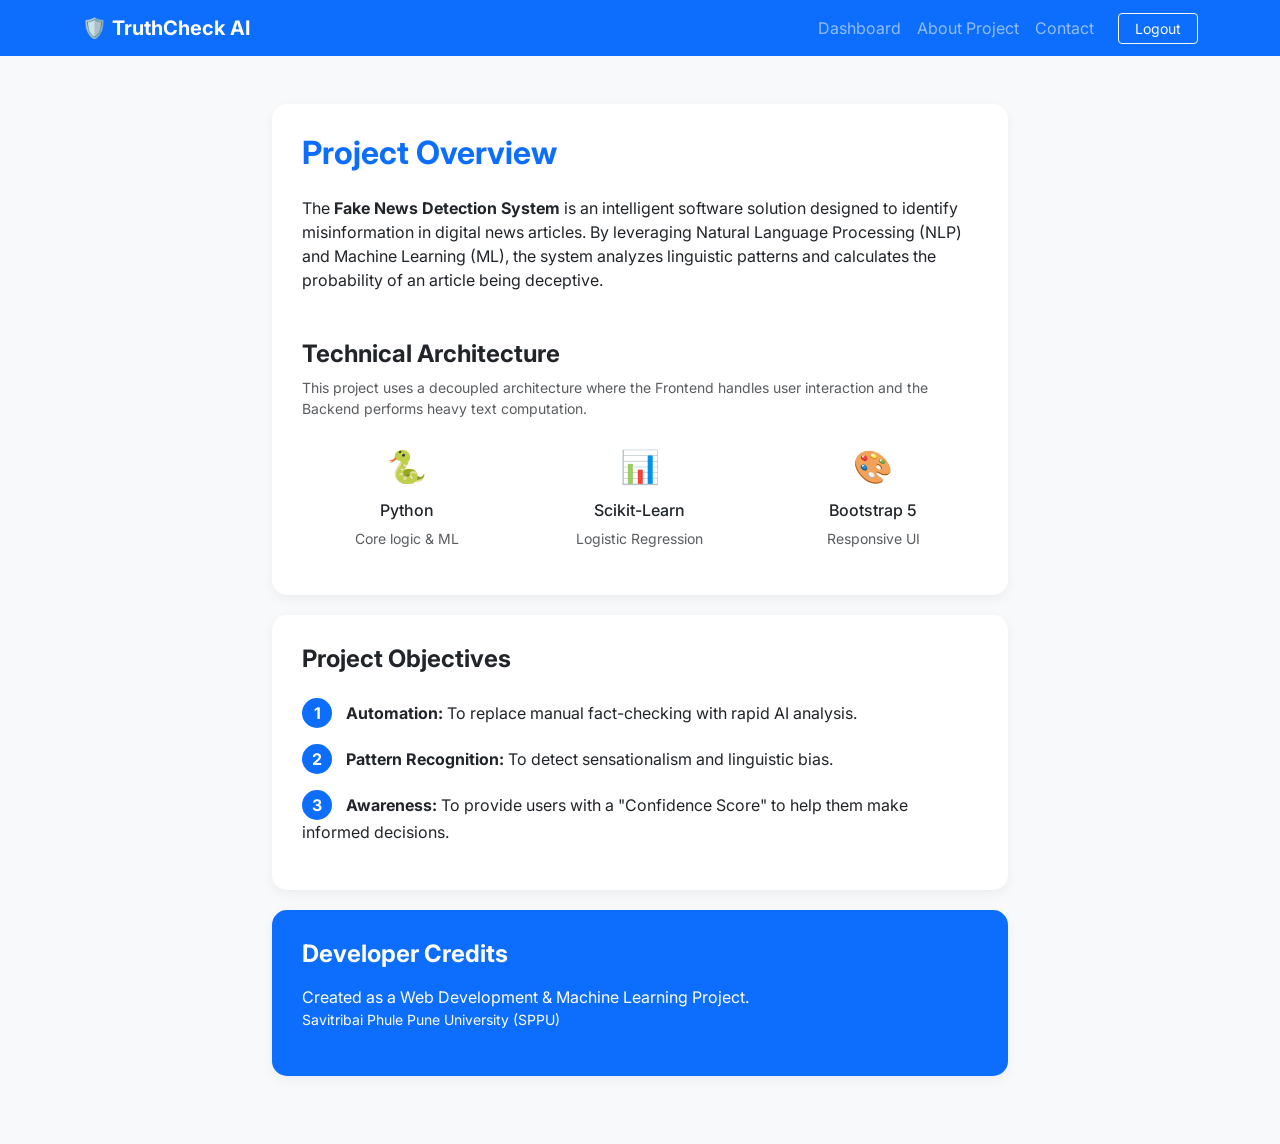
<file: templates/about.html>
<!DOCTYPE html>
<html lang="en">
<head>
    <meta charset="UTF-8">
    <meta name="viewport" content="width=device-width, initial-scale=1.0">
    <title>About Project | TruthCheck AI</title>
    <link href="https://cdn.jsdelivr.net/npm/bootstrap@5.3.0/dist/css/bootstrap.min.css" rel="stylesheet">
    <link href="https://fonts.googleapis.com/css2?family=Inter:wght@400;600;700&display=swap" rel="stylesheet">
    <style>
        body { font-family: 'Inter', sans-serif; background-color: #f8f9fa; }
        .navbar { background-color: #0d6efd; }
        .doc-card { border: none; border-radius: 15px; background: white; padding: 30px; margin-bottom: 20px; box-shadow: 0 4px 12px rgba(0,0,0,0.05); }
        .tech-stack-icon { font-size: 2rem; margin-bottom: 10px; display: block; }
        .step-number { background: #0d6efd; color: white; width: 30px; height: 30px; border-radius: 50%; display: inline-flex; align-items: center; justify-content: center; margin-right: 10px; font-weight: bold; }
    </style>
</head>
<body>

<nav class="navbar navbar-expand-lg navbar-dark">
    <div class="container">
        <a class="navbar-brand fw-bold" href="/dashboard">🛡️ TruthCheck AI</a>
        <button class="navbar-toggler" type="button" data-bs-toggle="collapse" data-bs-target="#navbarNav">
            <span class="navbar-toggler-icon"></span>
        </button>
        <div class="collapse navbar-collapse" id="navbarNav">
            <ul class="navbar-nav ms-auto align-items-center">
                <li class="nav-item">
                    <a class="nav-link" href="/dashboard">Dashboard</a>
                </li>
                <li class="nav-item">
                    <a class="nav-link" href="/about">About Project</a>
                </li>
                <li class="nav-item">
                    <a class="nav-link" href="/contact">Contact</a>
                </li>
                <li class="nav-item ms-lg-3">
                    <a href="/" class="btn btn-outline-light btn-sm px-3">Logout</a>
                </li>
            </ul>
        </div>
    </div>
</nav>

<div class="container my-5">
    <div class="row">
        <div class="col-lg-8 mx-auto">
            <div class="doc-card">
                <h2 class="fw-bold text-primary mb-4">Project Overview</h2>
                <p>The <strong>Fake News Detection System</strong> is an intelligent software solution designed to identify misinformation in digital news articles. By leveraging Natural Language Processing (NLP) and Machine Learning (ML), the system analyzes linguistic patterns and calculates the probability of an article being deceptive.</p>
                
                <h4 class="mt-5 fw-bold">Technical Architecture</h4>
                
                <p class="text-muted small">This project uses a decoupled architecture where the Frontend handles user interaction and the Backend performs heavy text computation.</p>

                <div class="row mt-4">
                    <div class="col-md-4 text-center">
                        <span class="tech-stack-icon">🐍</span>
                        <h6>Python</h6>
                        <p class="small text-muted">Core logic & ML</p>
                    </div>
                    <div class="col-md-4 text-center">
                        <span class="tech-stack-icon">📊</span>
                        <h6>Scikit-Learn</h6>
                        <p class="small text-muted">Logistic Regression</p>
                    </div>
                    <div class="col-md-4 text-center">
                        <span class="tech-stack-icon">🎨</span>
                        <h6>Bootstrap 5</h6>
                        <p class="small text-muted">Responsive UI</p>
                    </div>
                </div>
            </div>

            <div class="doc-card">
                <h4 class="fw-bold mb-4">Project Objectives</h4>
                <div class="mb-3">
                    <span class="step-number">1</span> <strong>Automation:</strong> To replace manual fact-checking with rapid AI analysis.
                </div>
                <div class="mb-3">
                    <span class="step-number">2</span> <strong>Pattern Recognition:</strong> To detect sensationalism and linguistic bias.
                </div>
                <div class="mb-3">
                    <span class="step-number">3</span> <strong>Awareness:</strong> To provide users with a "Confidence Score" to help them make informed decisions.
                </div>
            </div>

            <div class="doc-card bg-primary text-white">
                <h4 class="fw-bold mb-3">Developer Credits</h4>
                <p class="mb-0">Created as a Web Development & Machine Learning Project.</p>
                <p class="small">Savitribai Phule Pune University (SPPU)</p>
            </div>
        </div>
    </div>
</div>

</body>
</html>
</file>
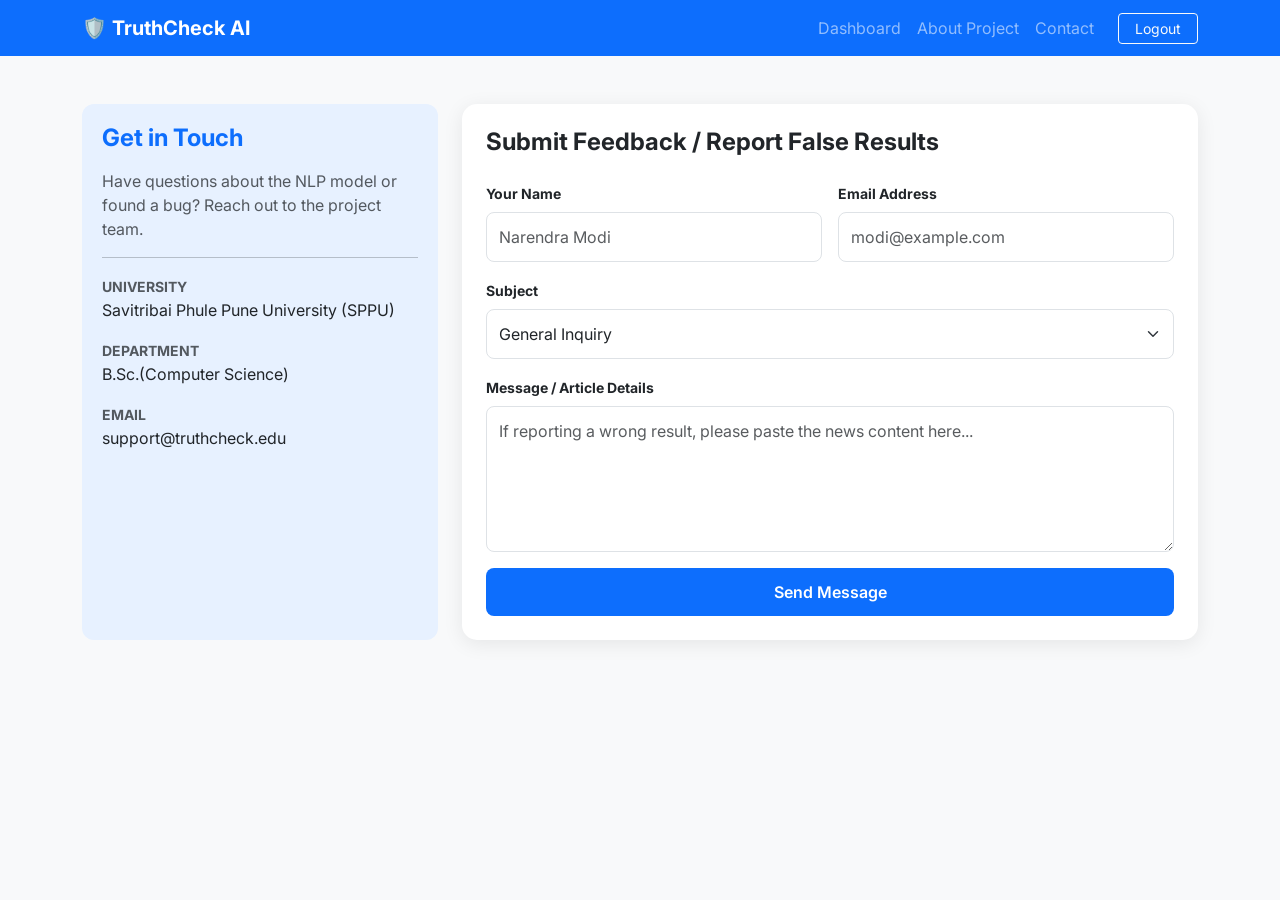
<file: templates/contact.html>
<!DOCTYPE html>
<html lang="en">
<head>
    <meta charset="UTF-8">
    <meta name="viewport" content="width=device-width, initial-scale=1.0">
    <title>Contact & Feedback | TruthCheck AI</title>
    <link href="https://cdn.jsdelivr.net/npm/bootstrap@5.3.0/dist/css/bootstrap.min.css" rel="stylesheet">
    <link href="https://fonts.googleapis.com/css2?family=Inter:wght@400;600;700&display=swap" rel="stylesheet">
    <style>
        body { font-family: 'Inter', sans-serif; background-color: #f8f9fa; }
        .navbar { background-color: #0d6efd; }
        .contact-card { border: none; border-radius: 15px; box-shadow: 0 4px 20px rgba(0,0,0,0.08); background: white; }
        .form-control { border-radius: 8px; padding: 12px; border: 1px solid #dee2e6; }
        .btn-submit { background: #0d6efd; border: none; padding: 12px; border-radius: 8px; font-weight: 600; }
        .info-box { background: #e7f1ff; border-radius: 12px; padding: 20px; height: 100%; }
    </style>
</head>
<body>

<nav class="navbar navbar-expand-lg navbar-dark">
    <div class="container">
        <a class="navbar-brand fw-bold" href="/dashboard">🛡️ TruthCheck AI</a>
        <button class="navbar-toggler" type="button" data-bs-toggle="collapse" data-bs-target="#navbarNav">
            <span class="navbar-toggler-icon"></span>
        </button>
        <div class="collapse navbar-collapse" id="navbarNav">
            <ul class="navbar-nav ms-auto align-items-center">
                <li class="nav-item">
                    <a class="nav-link" href="/dashboard">Dashboard</a>
                </li>
                <li class="nav-item">
                    <a class="nav-link" href="/about">About Project</a>
                </li>
                <li class="nav-item">
                    <a class="nav-link" href="/contact">Contact</a>
                </li>
                <li class="nav-item ms-lg-3">
                    <a href="/" class="btn btn-outline-light btn-sm px-3">Logout</a>
                </li>
            </ul>
        </div>
    </div>
</nav>

<div class="container my-5">
    <div class="row g-4">
        <div class="col-lg-4">
            <div class="info-box">
                <h4 class="fw-bold text-primary mb-3">Get in Touch</h4>
                <p class="text-muted">Have questions about the NLP model or found a bug? Reach out to the project team.</p>
                <hr>
                <div class="mb-3">
                    <small class="text-uppercase fw-bold text-muted">University</small>
                    <p class="mb-0">Savitribai Phule Pune University (SPPU)</p>
                </div>
                <div class="mb-3">
                    <small class="text-uppercase fw-bold text-muted">Department</small>
                    <p class="mb-0">B.Sc.(Computer Science)</p>
                </div>
                <div class="mb-3">
                    <small class="text-uppercase fw-bold text-muted">Email</small>
                    <p class="mb-0">support@truthcheck.edu</p>
                </div>
            </div>
        </div>

        <div class="col-lg-8">
            <div class="contact-card p-4">
                <h4 class="fw-bold mb-4">Submit Feedback / Report False Results</h4>
                <form id="feedbackForm">
                    <div class="row g-3">
                        <div class="col-md-6">
                            <label class="form-label small fw-bold">Your Name</label>
                            <input type="text" class="form-control" placeholder="Narendra Modi" required>
                        </div>
                        <div class="col-md-6">
                            <label class="form-label small fw-bold">Email Address</label>
                            <input type="email" class="form-control" placeholder="modi@example.com" required>
                        </div>
                        <div class="col-12">
                            <label class="form-label small fw-bold">Subject</label>
                            <select class="form-select form-control">
                                <option>General Inquiry</option>
                                <option>Report Incorrect Prediction (False Positive)</option>
                                <option>Report Incorrect Prediction (False Negative)</option>
                                <option>Technical Issue</option>
                            </select>
                        </div>
                        <div class="col-12">
                            <label class="form-label small fw-bold">Message / Article Details</label>
                            <textarea class="form-control" rows="5" placeholder="If reporting a wrong result, please paste the news content here..."></textarea>
                        </div>
                        <div class="col-12">
                            <button type="submit" class="btn btn-primary btn-submit w-100 text-white">Send Message</button>
                        </div>
                    </div>
                </form>
            </div>
        </div>
    </div>
</div>

<script>
    document.getElementById('feedbackForm').addEventListener('submit', function(e) {
        e.preventDefault();
        alert('Thank you! Your feedback has been recorded to help retrain our ML model.');
        this.reset();
    });
</script>

</body>
</html>
</file>
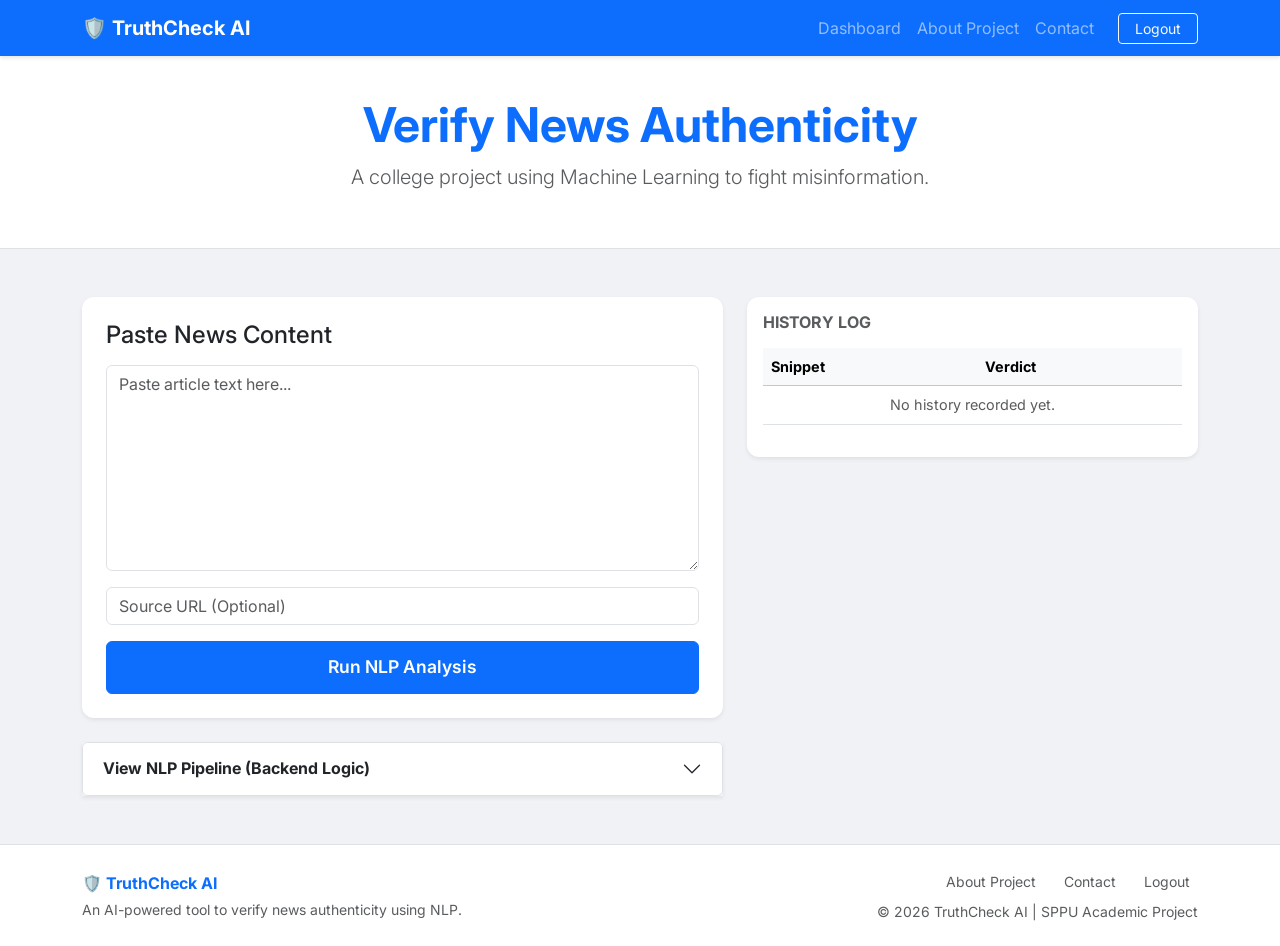
<file: templates/dashboard.html>
<!DOCTYPE html>
<html lang="en">

<head>
    <meta charset="UTF-8">
    <meta name="viewport" content="width=device-width, initial-scale=1.0">
    <title>Dashboard | TruthCheck AI</title>
    <link href="https://cdn.jsdelivr.net/npm/bootstrap@5.3.0/dist/css/bootstrap.min.css" rel="stylesheet">
    <link href="https://fonts.googleapis.com/css2?family=Inter:wght@400;600;700&display=swap" rel="stylesheet">
    <style>
        body {
            font-family: 'Inter', sans-serif;
            background-color: #f0f2f5;
            color: #333;
        }

        .navbar {
            background-color: #0d6efd;
            box-shadow: 0 2px 4px rgba(0, 0, 0, 0.1);
        }

        .hero-section {
            padding: 40px 0;
            background: white;
            border-bottom: 1px solid #dee2e6;
        }

        .card {
            border: none;
            border-radius: 12px;
            transition: transform 0.2s;
        }

        .btn-analyze {
            padding: 12px;
            font-weight: 600;
            font-size: 1.1rem;
        }

        #resultArea {
            display: none;
        }

        .history-table {
            font-size: 0.9rem;
        }

        .badge-custom {
            padding: 8px 12px;
            border-radius: 20px;
        }

        .loader {
            display: none;
        }

        /* Sentiment Styling */
        .sentiment-meter {
            padding: 12px;
            border-radius: 8px;
            background: #f8f9fa;
            margin-top: 15px;
            border-left: 5px solid #ccc;
            font-size: 0.9rem;
        }

        .report-link {
            font-size: 0.75rem;
            color: #0d6efd;
            text-decoration: none;
            cursor: pointer;
        }
    </style>
</head>

<body>

    <nav class="navbar navbar-expand-lg navbar-dark">
    <div class="container">
        <a class="navbar-brand fw-bold" href="/dashboard">🛡️ TruthCheck AI</a>
        <button class="navbar-toggler" type="button" data-bs-toggle="collapse" data-bs-target="#navbarNav">
            <span class="navbar-toggler-icon"></span>
        </button>
        <div class="collapse navbar-collapse" id="navbarNav">
            <ul class="navbar-nav ms-auto align-items-center">
                <li class="nav-item">
                    <a class="nav-link" href="/dashboard">Dashboard</a>
                </li>
                <li class="nav-item">
                    <a class="nav-link" href="/about">About Project</a>
                </li>
                <li class="nav-item">
                    <a class="nav-link" href="/contact">Contact</a>
                </li>
                <li class="nav-item ms-lg-3">
                    <a href="/" class="btn btn-outline-light btn-sm px-3">Logout</a>
                </li>
            </ul>
        </div>
    </div>
</nav>

    <div class="hero-section text-center">
        <div class="container">
            <h1 class="display-5 fw-bold text-primary">Verify News Authenticity</h1>
            <p class="lead text-muted">A college project using Machine Learning to fight misinformation.</p>
        </div>
    </div>

    <div class="container my-5">
        <div class="row g-4">
            <div class="col-lg-7">
                <div class="card shadow-sm p-4 border-0">
                    <h4 class="mb-3">Paste News Content</h4>
                    <div class="mb-3">
                        <textarea id="newsInput" class="form-control" rows="8"
                            placeholder="Paste article text here..."></textarea>
                    </div>
                    <div class="mb-3">
                        <input type="text" id="urlInput" class="form-control" placeholder="Source URL (Optional)">
                    </div>
                    <button class="btn btn-primary btn-analyze w-100" id="analyzeBtn" onclick="processNews()">
                        <span class="spinner-border spinner-border-sm loader" id="btnLoader"></span>
                        <span id="btnText">Run NLP Analysis</span>
                    </button>
                </div>

                <div class="accordion mt-4 shadow-sm" id="methodology">
                    <div class="accordion-item">
                        <h2 class="accordion-header">
                            <button class="accordion-button collapsed fw-bold" type="button" data-bs-toggle="collapse"
                                data-bs-target="#nlpSteps">
                                View NLP Pipeline (Backend Logic)
                            </button>
                        </h2>
                        <div id="nlpSteps" class="accordion-collapse collapse" data-bs-parent="#methodology">
                            <div class="accordion-body">

                                <ul class="list-group list-group-flush">
                                    <li class="list-group-item"><strong>1. Tokenization:</strong> Breaking text into
                                        individual words.</li>
                                    <li class="list-group-item"><strong>2. Stop-word Removal:</strong> Filtering common
                                        words (the, is, at).</li>
                                    <li class="list-group-item"><strong>3. Vectorization:</strong> Converting text to
                                        numbers using TF-IDF.</li>
                                    <li class="list-group-item"><strong>4. Classification:</strong> Logistic Regression
                                        model predicts labels.</li>
                                </ul>
                            </div>
                        </div>
                    </div>
                </div>
            </div>

            <div class="col-lg-5">
                <div id="resultArea" class="card shadow p-4 mb-4 bg-white border-top border-primary border-4">
                    <div class="d-flex justify-content-between align-items-center mb-4">
                        <h4 class="m-0">Analysis Result</h4>
                        <span class="report-link fw-bold" onclick="alert('PDF Report Generated!')">GET PDF REPORT</span>
                    </div>

                    <div class="text-center mb-3">
                        <h2 id="finalVerdict" class="fw-bold"></h2>
                        <div class="progress mt-2" style="height: 25px; border-radius: 12px;">
                            <div id="confidenceBar" class="progress-bar progress-bar-striped progress-bar-animated"
                                role="progressbar"></div>
                        </div>
                        <small class="text-muted d-block mt-2">Model Confidence Score</small>
                    </div>

                    <div class="sentiment-meter" id="sentMeter">
                        <strong>Sentiment Tone:</strong> <span id="sentLabel">Pending Analysis...</span>
                    </div>

                    <hr>
                    <h6>Linguistic Indicators:</h6>
                    <div id="indicators" class="mb-3"></div>

                    <div class="alert alert-secondary py-2 small">
                        <strong>Source Credibility:</strong> <span id="sourceLabel">Neutral/Unknown</span>
                    </div>
                </div>

                <div class="card shadow-sm p-3">
                    <h6 class="mb-3 text-muted fw-bold">HISTORY LOG</h6>
                    <div class="table-responsive">
                        <table class="table table-hover history-table">
                            <thead class="table-light">
                                <tr>
                                    <th>Snippet</th>
                                    <th>Verdict</th>
                                </tr>
                            </thead>
                            <tbody id="historyBody">
                                <tr>
                                    <td colspan="2" class="text-center text-muted">No history recorded yet.</td>
                                </tr>
                            </tbody>
                        </table>
                    </div>
                </div>
            </div>
        </div>
    </div>

    <script src="https://cdn.jsdelivr.net/npm/bootstrap@5.3.0/dist/js/bootstrap.bundle.min.js"></script>

    <script>
const historyData = [];

    async function processNews() {
        const inputField = document.getElementById('newsInput');
        const btn = document.getElementById('analyzeBtn');
        const btnText = document.getElementById('btnText');
        const loader = document.getElementById('btnLoader');
        const text = inputField.value;

        if (text.length < 10) {
            alert("Please enter at least a short sentence.");
            return;
        }

        // Show Loading State
        btn.disabled = true;
        loader.style.display = "inline-block";
        btnText.innerText = "Analyzing...";

        try {
            // 1. CALL THE PYTHON BACKEND
            const response = await fetch('/analyze', {
                method: 'POST',
                headers: { 'Content-Type': 'application/json' },
                body: JSON.stringify({ text: text })
            });

            if (!response.ok) throw new Error('Network response was not ok');

            const data = await response.json();
            console.log("Database Status:", data.db_status);

            // 2. DISPLAY RESULTS
            displayResults(data.is_fake, data.confidence, text);

        } catch (error) {
            console.error('Error:', error);
            alert("Connection error. Is your Flask server running?");
        } finally {
            // Reset Button
            btn.disabled = false;
            loader.style.display = "none";
            btnText.innerText = "Run NLP Analysis";
        }
    }

    function displayResults(isFake, confidence, text) {
        document.getElementById('resultArea').style.display = "block";
        const verdict = document.getElementById('finalVerdict');
        const bar = document.getElementById('confidenceBar');
        const indicators = document.getElementById('indicators');
        const sentLabel = document.getElementById('sentLabel');
        const sentMeter = document.getElementById('sentMeter');
        const sourceLabel = document.getElementById('sourceLabel');

        if (isFake) {
            verdict.innerText = "🚨 LIKELY FAKE";
            verdict.className = "fw-bold text-danger";
            bar.className = "progress-bar progress-bar-striped progress-bar-animated bg-danger";
            sentLabel.innerText = "Sensationalist/Subjective Tone";
            sentMeter.style.borderLeftColor = "#dc3545";
            sourceLabel.innerText = "Low-Credibility Patterns Found";
            indicators.innerHTML = `
                <span class="badge bg-warning text-dark me-1 badge-custom">Emotional Bias</span>
                <span class="badge bg-danger me-1 badge-custom">Linguistic Red-Flag</span>
            `;
        } else {
            verdict.innerText = "✅ LIKELY REAL";
            verdict.className = "fw-bold text-success";
            bar.className = "progress-bar progress-bar-striped progress-bar-animated bg-success";
            sentLabel.innerText = "Neutral and Informative";
            sentMeter.style.borderLeftColor = "#198754";
            sourceLabel.innerText = "Objective Tone Detected";
            indicators.innerHTML = `
                <span class="badge bg-info text-dark me-1 badge-custom">Neutral Syntax</span>
                <span class="badge bg-primary me-1 badge-custom">Verifiable Style</span>
            `;
        }

        bar.style.width = confidence + "%";
        bar.innerText = confidence + "%";

        // Update the visual history log
        updateHistory(text.substring(0, 30) + "...", isFake ? "Fake" : "Real");
    }

    function updateHistory(snippet, result) {
        const tbody = document.getElementById('historyBody');
        
        // Clear "No history" message on first entry
        if (historyData.length === 0) tbody.innerHTML = "";

        historyData.unshift({ snippet, result });
        const badgeClass = result === "Fake" ? "bg-danger" : "bg-success";

        const row = `<tr>
            <td>${snippet}</td>
            <td><span class="badge ${badgeClass}">${result}</span></td>
        </tr>`;

        // Update table UI
        tbody.innerHTML = row + tbody.innerHTML;
        
        // Keep only last 5 entries in UI
        if (historyData.length > 5) {
            historyData.pop();
            tbody.removeChild(tbody.lastChild);
        }
    }
    </script>

    <footer class="bg-white border-top py-4 mt-5">
        <div class="container">
            <div class="row align-items-center">
                <div class="col-md-6 text-center text-md-start">
                    <span class="fw-bold text-primary">🛡️ TruthCheck AI</span>
                    <p class="text-muted small mb-0 mt-1">
                        An AI-powered tool to verify news authenticity using NLP.
                    </p>
                </div>

                <div class="col-md-6 text-center text-md-end mt-3 mt-md-0">
                    <ul class="list-inline mb-0">
                        <li class="list-inline-item"><a href="about.html"
                                class="text-muted small text-decoration-none px-2">About Project</a></li>
                        <li class="list-inline-item"><a href="contact.html"
                                class="text-muted small text-decoration-none px-2">Contact</a></li>
                        <li class="list-inline-item"><a href="login.html"
                                class="text-muted small text-decoration-none px-2">Logout</a></li>
                    </ul>
                    <p class="small text-muted mb-0 mt-2">
                        &copy; 2026 TruthCheck AI | SPPU Academic Project
                    </p>
                </div>
            </div>
        </div>
    </footer>

</body>

</html>
</file>
